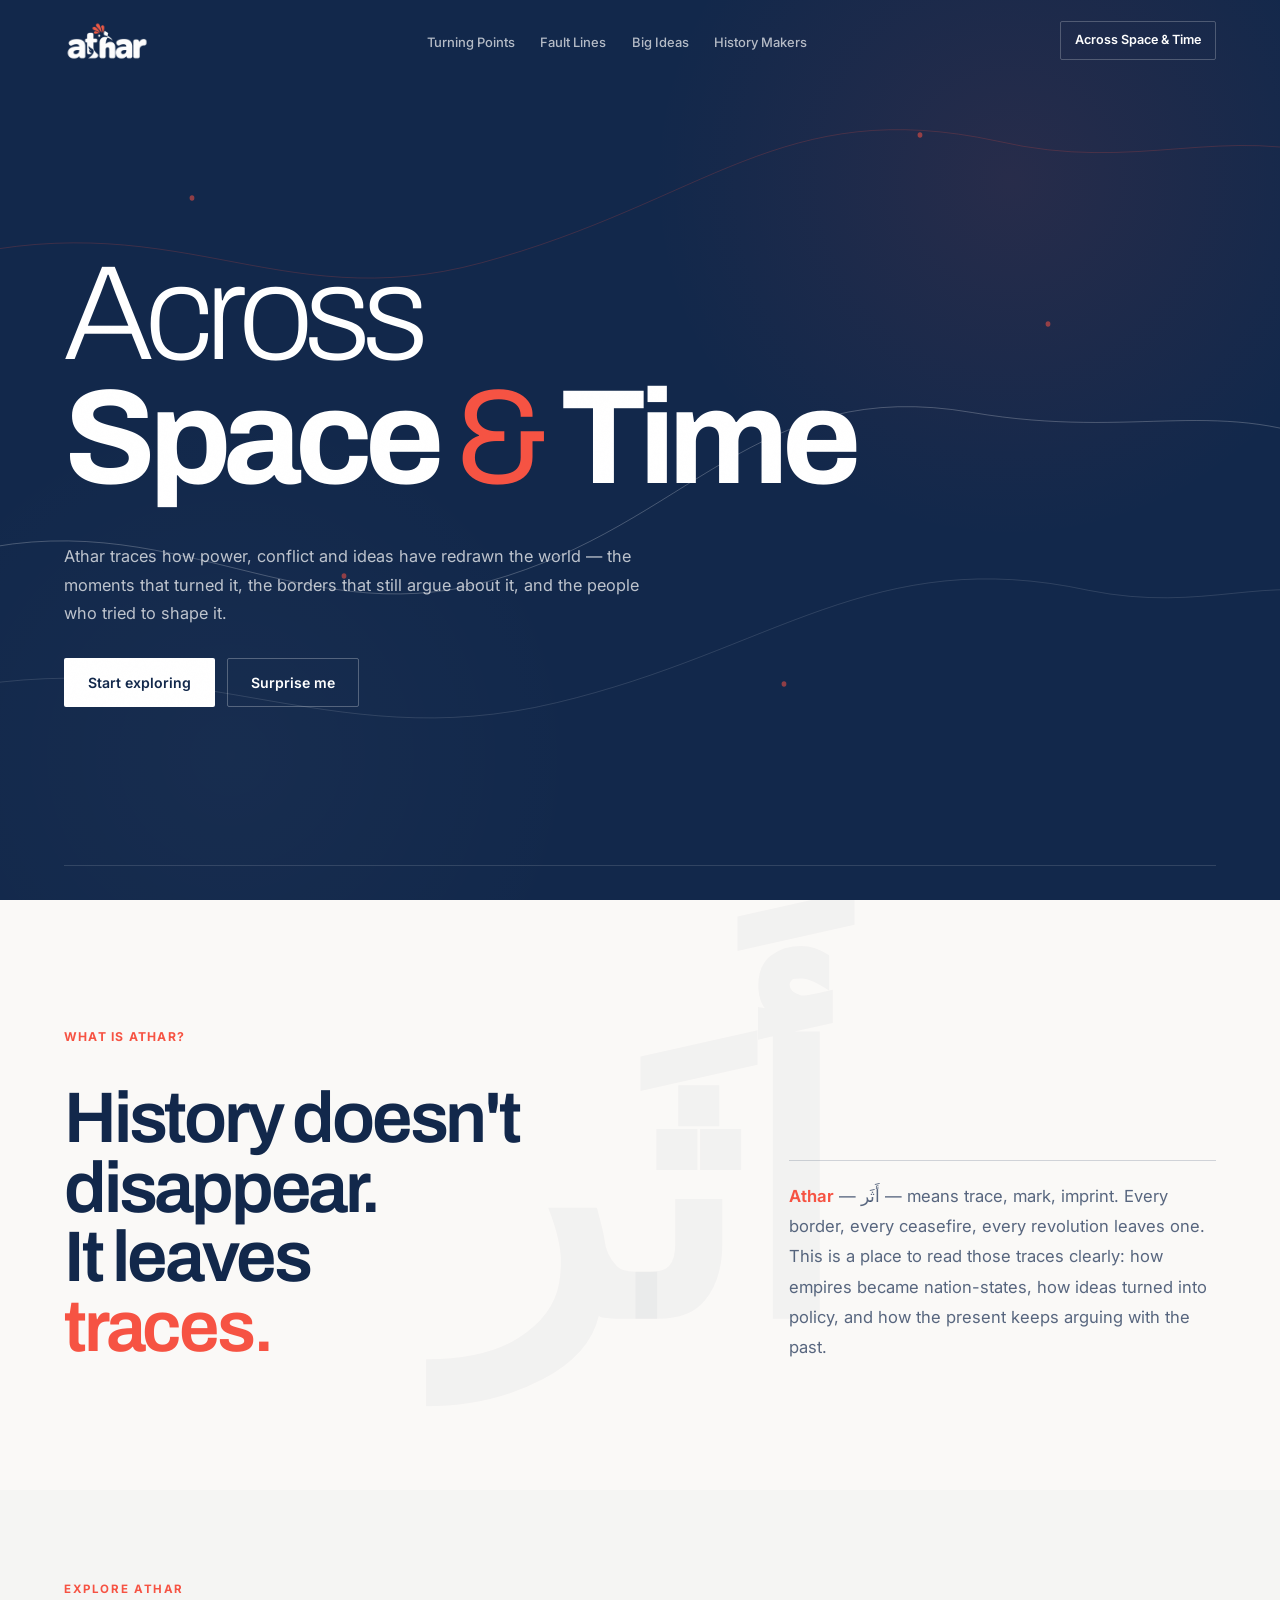
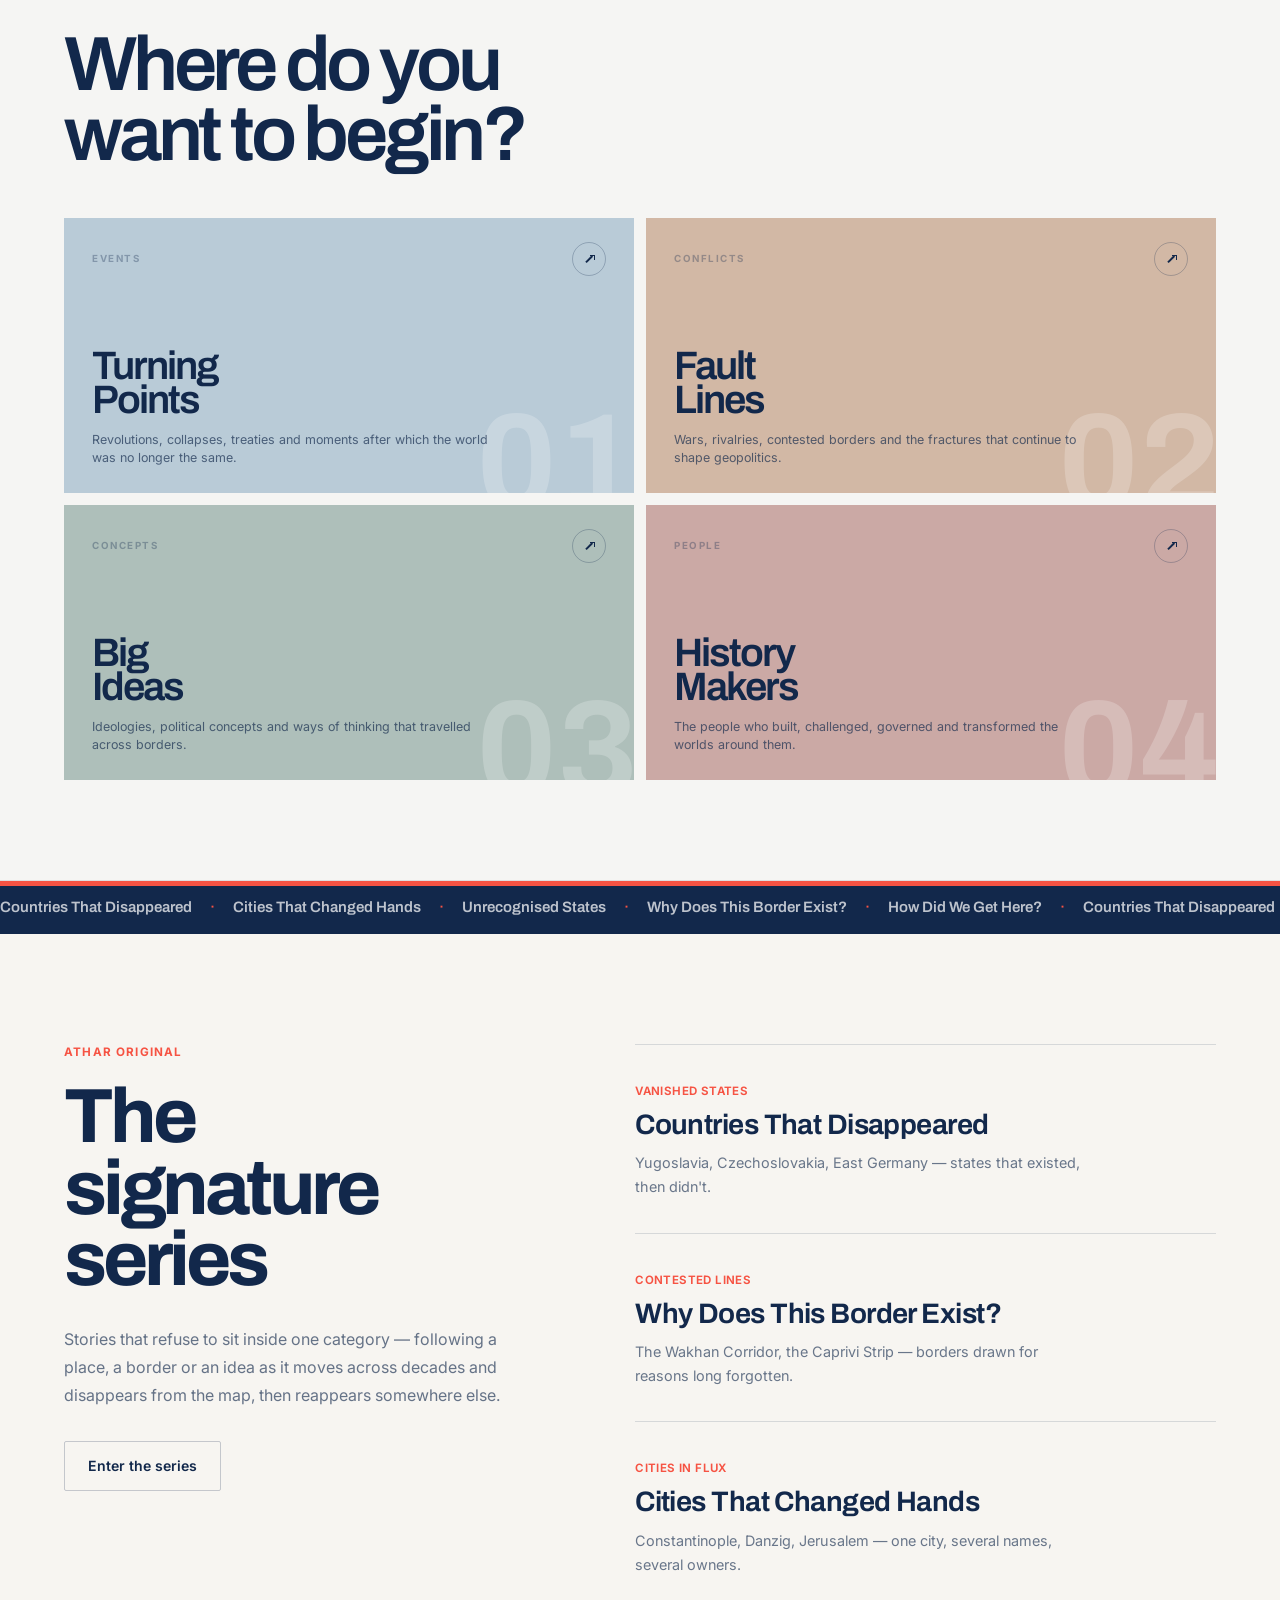
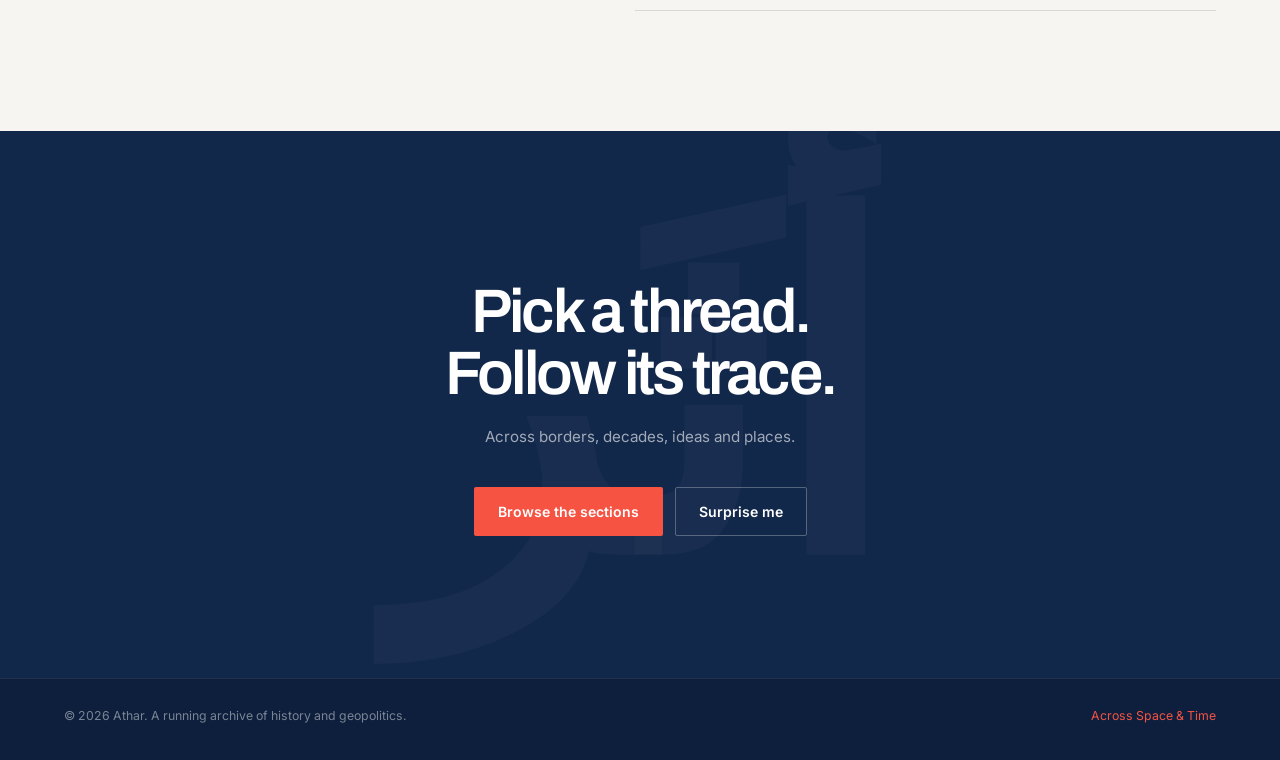
<file: index.html>
<!DOCTYPE html>
<html lang="en">
<head>
  <meta charset="UTF-8">
  <meta name="viewport" content="width=device-width, initial-scale=1.0">
 
  <title>Athar — Across Space &amp; Time</title>

  <meta
    name="description"
    content="Athar is a modern archive of history and geopolitics — moments, conflicts, ideas, borders and the people who shaped them, across space and time."
  >

  <link rel="preconnect" href="https://fonts.googleapis.com">
  <link rel="preconnect" href="https://fonts.gstatic.com" crossorigin>

  <link
    href="https://fonts.googleapis.com/css2?family=Archivo:wght@100..900&family=Inter:wght@400;500;600&display=swap"
    rel="stylesheet"
  >

  <link rel="stylesheet" href="style.css">
</head>

<body>

  <div class="grain" aria-hidden="true"></div>


  <!-- ============================================================
       HEADER
       ============================================================ -->

  <header class="site-header" id="siteHeader">

    <div class="header-row">

 <a href="index.html" class="wordmark" aria-label="Athar — Home">
  <img
    src="images/atharlogowhite.png"
    alt="Athar"
    class="logo logo-white"
  >

  <img
    src="images/atharlogonavy1.png"
    alt=""
    class="logo logo-navy"
  >
</a>

<nav class="primary-nav" aria-label="Primary navigation">
  <ul>
    <li><a href="moments.html">Turning Points</a></li>
    <li><a href="conflicts.html">Fault Lines</a></li>
    <li><a href="ideas.html">Big Ideas</a></li>
    <li><a href="people.html">History Makers</a></li>
  </ul>
</nav>

      <div class="header-actions">

        <a
          href="across-space-and-time.html"
          class="header-signature-link"
        >
          Across Space &amp; Time
        </a>

        <button
          class="menu-toggle"
          id="menuToggle"
          aria-expanded="false"
          aria-controls="mobileNav"
          aria-label="Open menu"
          type="button"
        >
          <span></span>
          <span></span>
          <span></span>
        </button>

      </div>

    </div>

  </header>


  <!-- ============================================================
       MOBILE NAV
       ============================================================ -->

  <div class="mobile-nav" id="mobileNav" aria-hidden="true">

    <nav aria-label="Mobile navigation">

      <ol>

        <li data-index="01">
          <a href="moments.html">Moments in History</a>
        </li>

        <li data-index="02">
          <a href="conflicts.html">Conflicts Explained</a>
        </li>

        <li data-index="03">
          <a href="people.html">People Who Shaped History</a>
        </li>

        <li data-index="04">
          <a href="ideas.html">Ideas &amp; Ideologies</a>
        </li>

        <li data-index="05">
          <a href="countries.html">Countries &amp; Nations</a>
        </li>

        <li data-index="06">
          <a href="borders.html">Borders &amp; Disputes</a>
        </li>

        <li data-index="07">
          <a href="through-the-years.html">Through the Years</a>
        </li>

        <li data-index="08">
          <a href="mapping.html">Mapping History</a>
        </li>

        <li data-index="09" class="mobile-nav-signature">
          <a href="across-space-and-time.html">
            Across Space &amp; Time
          </a>
        </li>

      </ol>

    </nav>

  </div>


  <main id="top">


    <!-- ============================================================
         HERO
         ============================================================ -->

    <section class="hero" id="hero">

      <div class="hero-field" id="heroField" aria-hidden="true">

        <svg
          class="contour contour-a"
          viewBox="0 0 1600 1000"
          preserveAspectRatio="none"
        >
          <path
            d="M-50,620
               C220,540 380,700 620,640
               C860,580 940,420 1200,460
               C1400,490 1500,440 1650,500"
          />
        </svg>

        <svg
          class="contour contour-b"
          viewBox="0 0 1600 1000"
          preserveAspectRatio="none"
        >
          <path
            d="M-50,760
               C260,700 420,830 700,770
               C960,715 1080,600 1340,650
               C1480,675 1560,630 1650,660"
          />
        </svg>

        <svg
          class="contour contour-c"
          viewBox="0 0 1600 1000"
          preserveAspectRatio="none"
        >
          <path
            d="M-50,300
               C240,230 360,360 610,300
               C880,235 970,120 1230,170
               C1400,205 1500,150 1650,190"
          />
        </svg>

        <svg
          class="pin-field"
          viewBox="0 0 1600 1000"
          preserveAspectRatio="none"
        >
          <circle cx="240" cy="220" r="3"></circle>
          <circle cx="1310" cy="360" r="3"></circle>
          <circle cx="980" cy="760" r="3"></circle>
          <circle cx="430" cy="640" r="3"></circle>
          <circle cx="1150" cy="150" r="3"></circle>
        </svg>

      </div>


      <div class="hero-content">

        <h1 class="hero-title">

          <span class="hero-title-line">
            Across
          </span>

          <span class="hero-title-line">
            Space <em>&amp;</em> Time
          </span>

        </h1>


        <div class="hero-lower">

          <p class="hero-desc">
            Athar traces how power, conflict and ideas have redrawn
            the world — the moments that turned it, the borders that
            still argue about it, and the people who tried to shape it.
          </p>

          <div class="hero-actions">

            <a
              href="#explore"
              class="btn btn-primary"
              data-scroll
            >
              Start exploring
            </a>

            <button
              class="btn btn-ghost"
              id="surpriseBtn"
              type="button"
            >
              Surprise me
            </button>

          </div>

        </div>

      </div>

    </section>



    <!-- ============================================================
         ABOUT
         ============================================================ -->

    <section class="intro" id="about">

      <div class="intro-decoration" aria-hidden="true">
        أَثَر
      </div>

      <div class="intro-shell">

        <div class="intro-inner reveal">

          <p class="intro-kicker">
            What is Athar?
          </p>

          <h2 class="intro-statement">
            History doesn't disappear.<br>
            It leaves <em>traces.</em>
          </h2>

          <p class="intro-body">
            <em>Athar</em> — أَثَر — means trace, mark, imprint.
            Every border, every ceasefire, every revolution leaves one.
            This is a place to read those traces clearly: how empires
            became nation-states, how ideas turned into policy, and how
            the present keeps arguing with the past.
          </p>

        </div>

      </div>

    </section>


<section class="explore" id="explore">

  <div class="explore-head reveal">
    <span class="section-label">Explore Athar</span>

    <h2>
      Where do you<br>
      want to begin?
    </h2>

  </div>

  <div class="explore-grid">

    <a href="turning-points.html" class="explore-panel turning">
      <div class="explore-panel-top">
        <span class="explore-type">Events</span>
        <span class="explore-arrow">↗</span>
      </div>

      <div class="explore-panel-content">
        <h3>Turning<br>Points</h3>
        <p>
          Revolutions, collapses, treaties and moments
          after which the world was no longer the same.
        </p>
      </div>

      <span class="explore-ghost">01</span>
    </a>


    <a href="conflicts.html" class="explore-panel fault">
      <div class="explore-panel-top">
        <span class="explore-type">Conflicts</span>
        <span class="explore-arrow">↗</span>
      </div>

      <div class="explore-panel-content">
        <h3>Fault<br>Lines</h3>
        <p>
          Wars, rivalries, contested borders and the
          fractures that continue to shape geopolitics.
        </p>
      </div>

      <span class="explore-ghost">02</span>
    </a>


    <a href="ideas.html" class="explore-panel ideas">
      <div class="explore-panel-top">
        <span class="explore-type">Concepts</span>
        <span class="explore-arrow">↗</span>
      </div>

      <div class="explore-panel-content">
        <h3>Big<br>Ideas</h3>
        <p>
          Ideologies, political concepts and ways of
          thinking that travelled across borders.
        </p>
      </div>

      <span class="explore-ghost">03</span>
    </a>


    <a href="people.html" class="explore-panel makers">
      <div class="explore-panel-top">
        <span class="explore-type">People</span>
        <span class="explore-arrow">↗</span>
      </div>

      <div class="explore-panel-content">
        <h3>History<br>Makers</h3>
        <p>
          The people who built, challenged, governed
          and transformed the worlds around them.
        </p>
      </div>

      <span class="explore-ghost">04</span>
    </a>

  </div>

</section>



    
    <!-- ============================================================
         SIGNATURE SERIES
         ============================================================ -->

    <section class="signature" id="signature">


      <div class="signature-marquee" aria-hidden="true">

        <div class="marquee-track">

          <span>Countries That Disappeared</span>
          <i>·</i>

          <span>Cities That Changed Hands</span>
          <i>·</i>

          <span>Unrecognised States</span>
          <i>·</i>

          <span>Why Does This Border Exist?</span>
          <i>·</i>

          <span>How Did We Get Here?</span>
          <i>·</i>

          <span>Countries That Disappeared</span>
          <i>·</i>

          <span>Cities That Changed Hands</span>
          <i>·</i>

          <span>Unrecognised States</span>
          <i>·</i>

          <span>Why Does This Border Exist?</span>
          <i>·</i>

          <span>How Did We Get Here?</span>
          <i>·</i>

        </div>

      </div>


      <div class="signature-body">


        <div class="signature-head reveal">

          <span class="signature-label">
            Athar original
          </span>

          <h2>
            The signature series
          </h2>

          <p class="signature-lede">
            Stories that refuse to sit inside one category —
            following a place, a border or an idea as it moves
            across decades and disappears from the map, then
            reappears somewhere else.
          </p>

          <a
            href="across-space-and-time.html"
            class="btn btn-dark-outline"
          >
            Enter the series
          </a>

        </div>


        <div class="signature-features">


          <a
            href="across-space-and-time.html"
            class="feature-story reveal"
          >

            <span class="feature-tag">
              Vanished states
            </span>

            <h3>
              Countries That Disappeared
            </h3>

            <p>
              Yugoslavia, Czechoslovakia, East Germany —
              states that existed, then didn't.
            </p>

          </a>


          <a
            href="across-space-and-time.html"
            class="feature-story reveal"
          >

            <span class="feature-tag">
              Contested lines
            </span>

            <h3>
              Why Does This Border Exist?
            </h3>

            <p>
              The Wakhan Corridor, the Caprivi Strip —
              borders drawn for reasons long forgotten.
            </p>

          </a>


          <a
            href="across-space-and-time.html"
            class="feature-story reveal"
          >

            <span class="feature-tag">
              Cities in flux
            </span>

            <h3>
              Cities That Changed Hands
            </h3>

            <p>
              Constantinople, Danzig, Jerusalem —
              one city, several names, several owners.
            </p>

          </a>


        </div>

      </div>

    </section>



    <!-- ============================================================
         CLOSING
         ============================================================ -->

    <section class="closing reveal">

      <span class="closing-mark" aria-hidden="true">
        أَثَر
      </span>

      <h2>
        Pick a thread.<br>
        Follow its trace.
      </h2>

      <p class="closing-text">
        Across borders, decades, ideas and places.
      </p>

      <div class="closing-actions">

        <a
          href="#explore"
          class="btn btn-brand"
          data-scroll
        >
          Browse the sections
        </a>

        <button
          class="btn btn-light-outline"
          id="surpriseBtn2"
          type="button"
        >
          Surprise me
        </button>

      </div>

    </section>


  </main>



  <!-- ============================================================
       FOOTER
       ============================================================ -->

  <footer class="site-footer">

    <div class="footer-bottom">

      <p>
        © 2026 Athar. A running archive of history and geopolitics.
      </p>

      <span>
        Across Space &amp; Time
      </span>

    </div>

  </footer>


  <script src="script.js"></script>

</body>
</html>
</file>
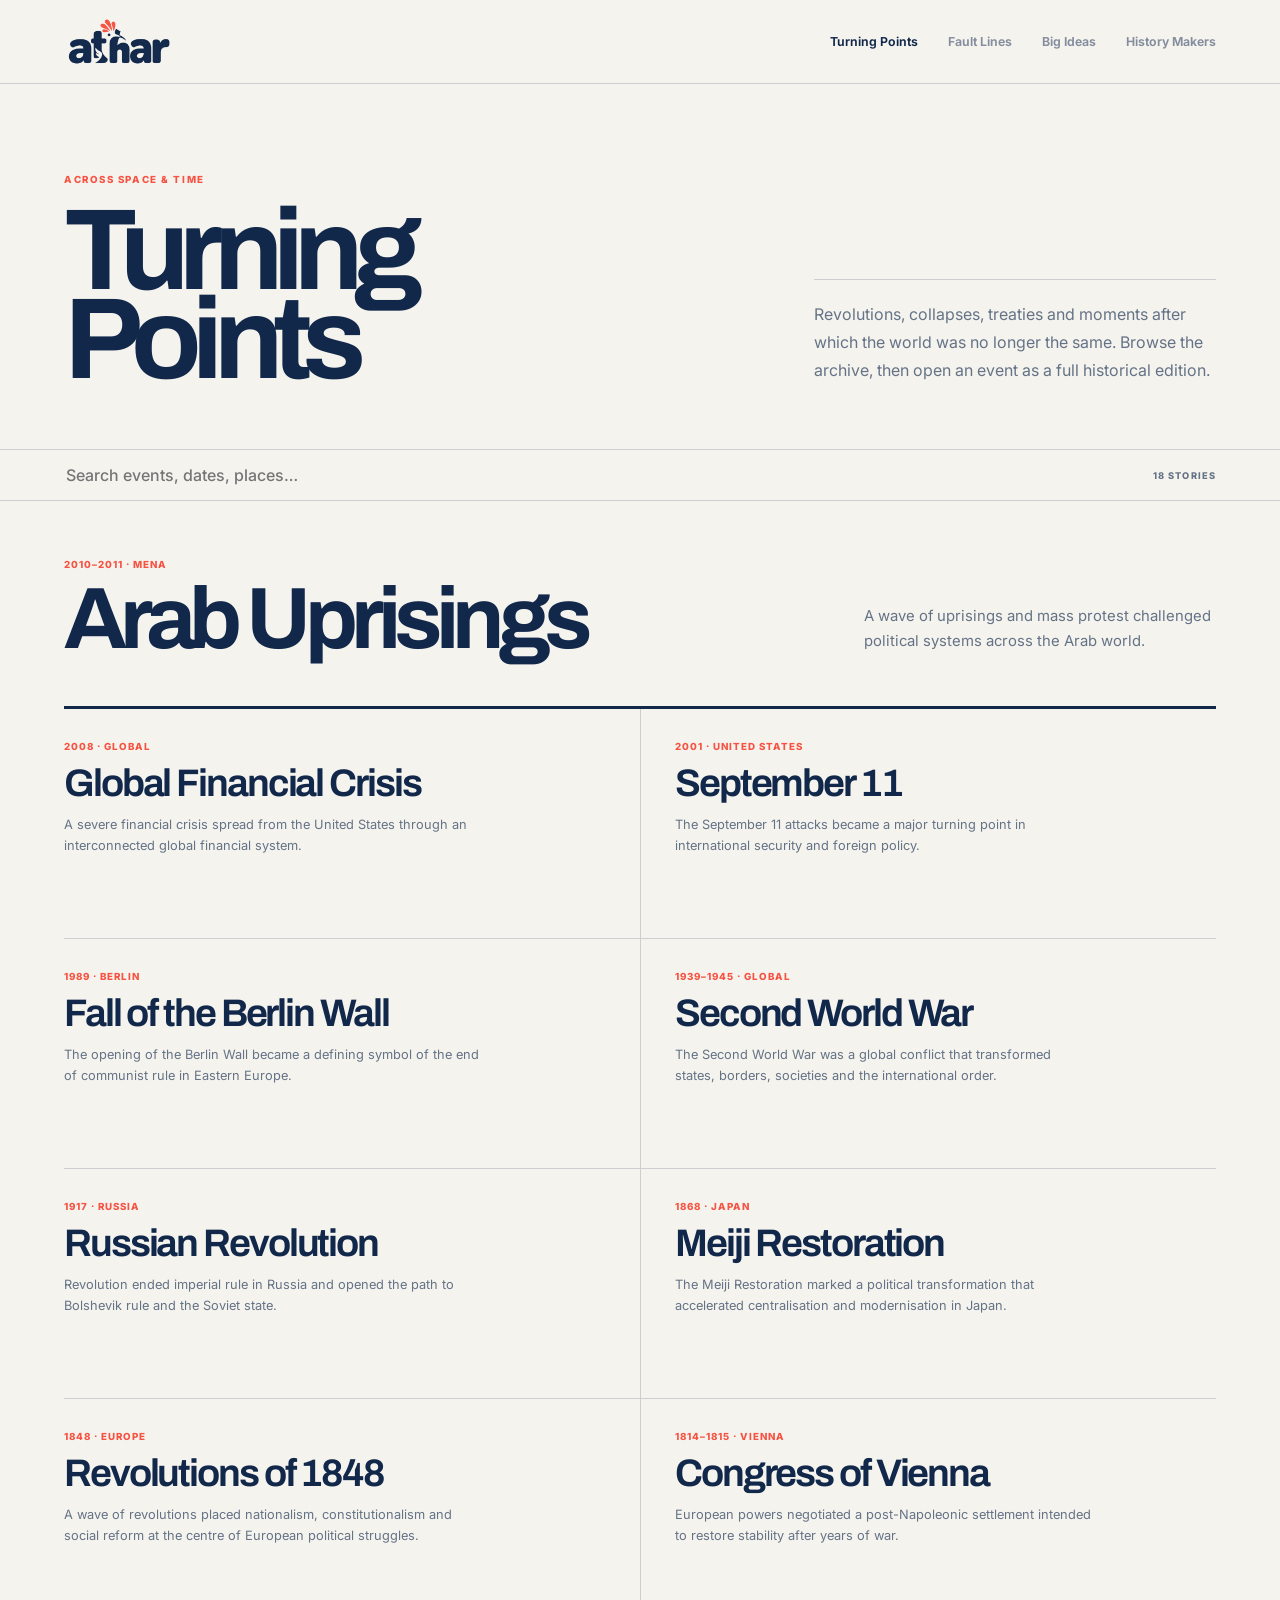
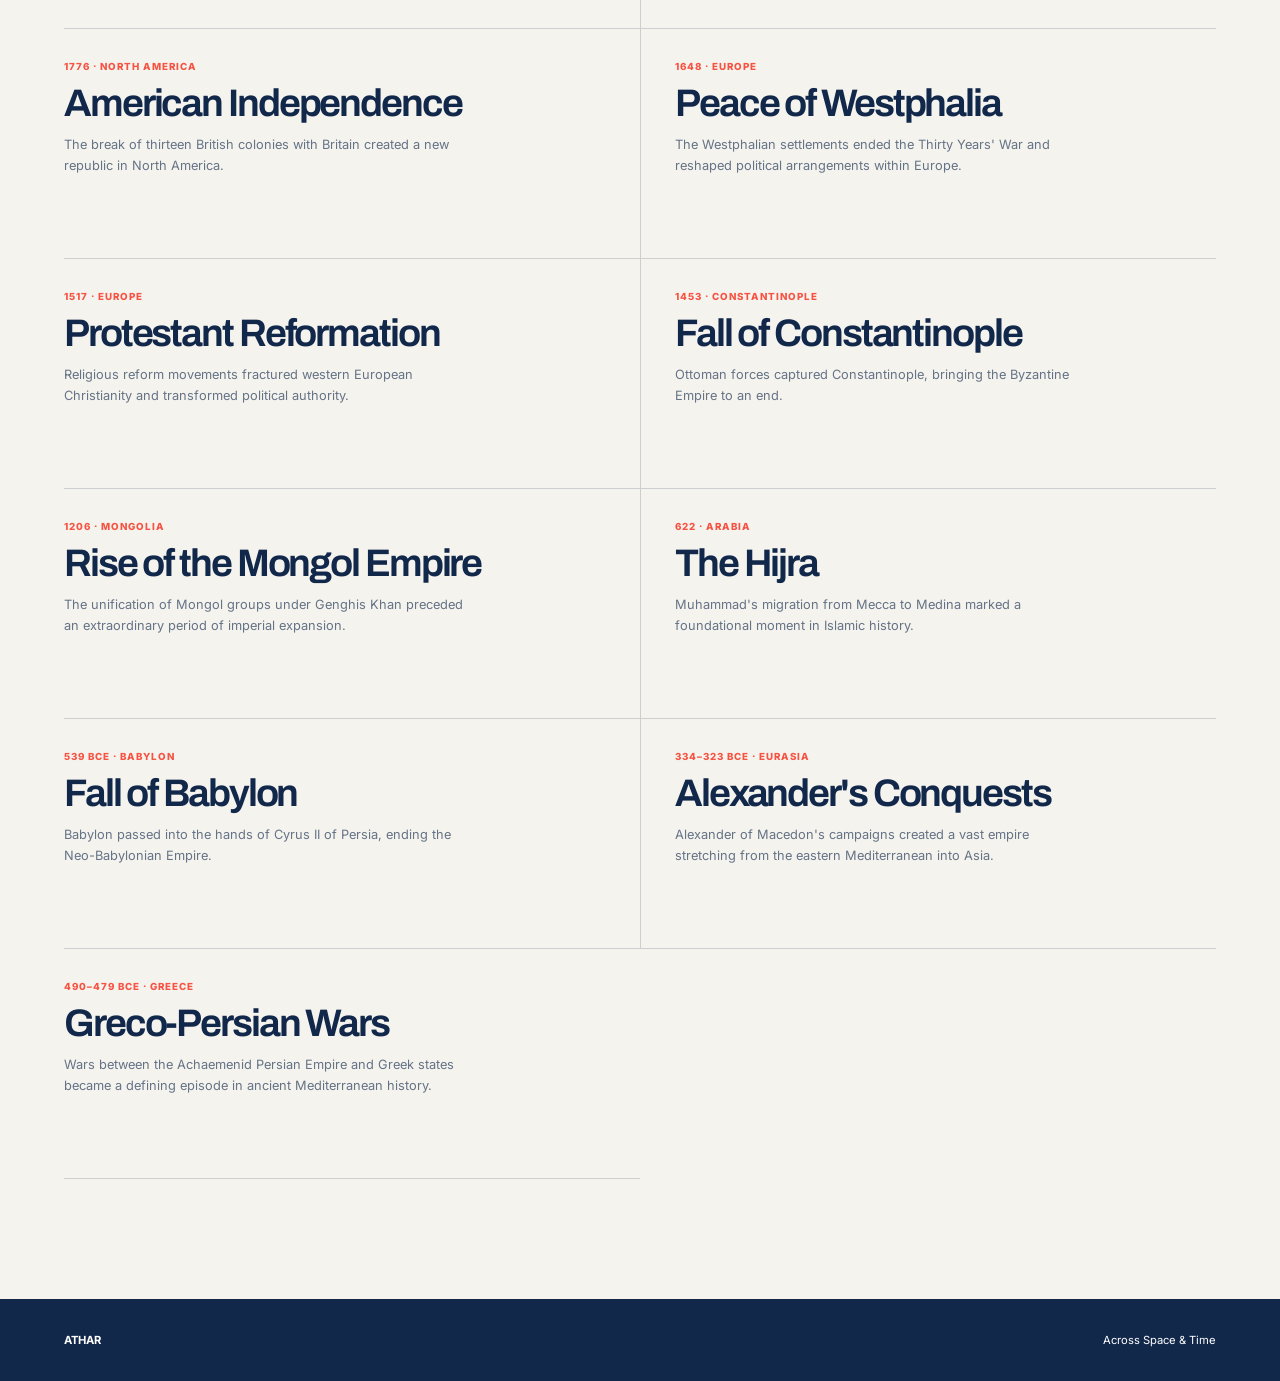
<file: turning-points.html>
<!doctype html><html lang="en"><head><meta charset="utf-8"><meta name="viewport" content="width=device-width,initial-scale=1"><title>Turning Points — ATHAR</title>
<link rel="preconnect" href="https://fonts.googleapis.com"><link rel="preconnect" href="https://fonts.gstatic.com" crossorigin><link href="https://fonts.googleapis.com/css2?family=Archivo:wght@400;500;600;700;800&family=Inter:wght@400;500;600;700&display=swap" rel="stylesheet"><style>
:root{--navy:#12284b;--red:#f65343;--paper:#f5f3ee;--ink:#12284b;--muted:#657386;--line:rgba(18,40,75,.18);--edge:clamp(22px,5vw,76px);--max:1380px;--display:"Archivo",sans-serif;--text:"Inter",sans-serif}
*{box-sizing:border-box}body{margin:0;background:var(--paper);color:var(--ink);font-family:var(--text)}a{color:inherit;text-decoration:none}.site-header{height:84px;padding:0 var(--edge);display:flex;align-items:center;justify-content:space-between;border-bottom:1px solid var(--line)}.logo img{width:110px;display:block}.main-nav{display:flex;gap:30px}.main-nav a{font-size:.77rem;font-weight:650;color:rgba(18,40,75,.5)}.main-nav a.active,.main-nav a:hover{color:var(--navy)}
.hero{max-width:var(--max);margin:auto;padding:90px var(--edge) 65px;display:grid;grid-template-columns:1.25fr .75fr;gap:80px;align-items:end}.eyebrow{font-size:.61rem;font-weight:800;letter-spacing:.16em;text-transform:uppercase;color:var(--red);margin-bottom:22px}.hero h1{font:700 clamp(5rem,9vw,9rem)/.77 var(--display);letter-spacing:-.085em;margin:0}.hero p{margin:0;padding-top:20px;border-top:1px solid var(--line);color:var(--muted);line-height:1.75;max-width:500px}
.tools{border-top:1px solid var(--line);border-bottom:1px solid var(--line)}.tools-inner{max-width:var(--max);margin:auto;padding:14px var(--edge);display:grid;grid-template-columns:1fr auto;gap:20px;align-items:center}.tools input{width:100%;border:0;background:transparent;outline:0;font:500 1rem var(--text);color:var(--navy)}.count{font-size:.58rem;font-weight:800;letter-spacing:.12em;text-transform:uppercase;color:var(--muted)}
.archive{max-width:var(--max);margin:auto;padding:58px var(--edge) 120px}.lead-story{display:grid;grid-template-columns:1.35fr .65fr;gap:70px;padding:0 0 52px;border-bottom:3px solid var(--navy);cursor:pointer}.lead-story .meta,.item .meta{font-size:.61rem;font-weight:800;letter-spacing:.1em;text-transform:uppercase;color:var(--red)}.lead-story h2{font:700 clamp(4.5rem,6.8vw,7.3rem)/.78 var(--display);letter-spacing:-.075em;margin:16px 0 0}.lead-story p{align-self:end;margin:0;color:var(--muted);line-height:1.7;font-size:.93rem}.lead-story:hover h2,.item:hover h2{text-decoration:underline;text-decoration-color:var(--red);text-decoration-thickness:2px;text-underline-offset:7px}
.list{display:grid;grid-template-columns:repeat(2,1fr)}.item{min-height:230px;padding:32px 34px 35px 0;border-bottom:1px solid var(--line);cursor:pointer}.item:nth-child(even){padding-left:34px;padding-right:0;border-left:1px solid var(--line)}.item h2{font:650 clamp(2.1rem,3vw,3.5rem)/.9 var(--display);letter-spacing:-.055em;margin:14px 0 13px}.item p{margin:0;max-width:52ch;color:var(--muted);font-size:.8rem;line-height:1.65}.hidden{display:none!important}
footer{padding:34px var(--edge);background:var(--navy);color:white;display:flex;justify-content:space-between;font-size:.7rem}
@media(max-width:760px){.main-nav{display:none}.hero{grid-template-columns:1fr;gap:35px;padding-top:60px}.hero h1{font-size:clamp(4rem,17vw,6rem)}.lead-story{grid-template-columns:1fr;gap:25px}.list{display:block}.item,.item:nth-child(even){padding:30px 0;border-left:0}.lead-story h2{font-size:clamp(3.5rem,15vw,5rem)}}
</style></head><body>
<header class="site-header"><a class="logo" href="index.html"><img src="images/atharlogonavy1.png" alt="ATHAR"></a><nav class="main-nav"><a class="active" href="turning-points.html">Turning Points</a><a href="conflicts.html">Fault Lines</a><a href="ideas.html">Big Ideas</a><a href="people.html">History Makers</a></nav></header>
<section class="hero"><div><div class="eyebrow">Across Space & Time</div><h1>Turning<br>Points</h1></div><p>Revolutions, collapses, treaties and moments after which the world was no longer the same. Browse the archive, then open an event as a full historical edition.</p></section>
<div class="tools"><div class="tools-inner"><input id="search" placeholder="Search events, dates, places…" autocomplete="off"><div class="count" id="count">18 stories</div></div></div>
<main class="archive"><div id="stories"><a class="lead-story" href="turning-points/arab-uprisings.html" data-search="arab uprisings 2010–2011 mena a wave of uprisings and mass protest challenged political systems across the arab world.">
<div><div class="meta">2010–2011 · MENA</div><h2>Arab Uprisings</h2></div>
<p>A wave of uprisings and mass protest challenged political systems across the Arab world.</p></a><div class="list"><a class="item" href="turning-points/financial-crisis.html" data-search="global financial crisis 2008 global a severe financial crisis spread from the united states through an interconnected global financial system.">
<div><div class="meta">2008 · Global</div><h2>Global Financial Crisis</h2></div>
<p>A severe financial crisis spread from the United States through an interconnected global financial system.</p></a><a class="item" href="turning-points/september11.html" data-search="september 11 2001 united states the september 11 attacks became a major turning point in international security and foreign policy.">
<div><div class="meta">2001 · United States</div><h2>September 11</h2></div>
<p>The September 11 attacks became a major turning point in international security and foreign policy.</p></a><a class="item" href="turning-points/berlin-wall.html" data-search="fall of the berlin wall 1989 berlin the opening of the berlin wall became a defining symbol of the end of communist rule in eastern europe.">
<div><div class="meta">1989 · Berlin</div><h2>Fall of the Berlin Wall</h2></div>
<p>The opening of the Berlin Wall became a defining symbol of the end of communist rule in Eastern Europe.</p></a><a class="item" href="turning-points/wwii.html" data-search="second world war 1939–1945 global the second world war was a global conflict that transformed states, borders, societies and the international order.">
<div><div class="meta">1939–1945 · Global</div><h2>Second World War</h2></div>
<p>The Second World War was a global conflict that transformed states, borders, societies and the international order.</p></a><a class="item" href="turning-points/russian-revolution.html" data-search="russian revolution 1917 russia revolution ended imperial rule in russia and opened the path to bolshevik rule and the soviet state.">
<div><div class="meta">1917 · Russia</div><h2>Russian Revolution</h2></div>
<p>Revolution ended imperial rule in Russia and opened the path to Bolshevik rule and the Soviet state.</p></a><a class="item" href="turning-points/meiji.html" data-search="meiji restoration 1868 japan the meiji restoration marked a political transformation that accelerated centralisation and modernisation in japan.">
<div><div class="meta">1868 · Japan</div><h2>Meiji Restoration</h2></div>
<p>The Meiji Restoration marked a political transformation that accelerated centralisation and modernisation in Japan.</p></a><a class="item" href="turning-points/revolutions-1848.html" data-search="revolutions of 1848 1848 europe a wave of revolutions placed nationalism, constitutionalism and social reform at the centre of european political struggles.">
<div><div class="meta">1848 · Europe</div><h2>Revolutions of 1848</h2></div>
<p>A wave of revolutions placed nationalism, constitutionalism and social reform at the centre of European political struggles.</p></a><a class="item" href="turning-points/vienna.html" data-search="congress of vienna 1814–1815 vienna european powers negotiated a post-napoleonic settlement intended to restore stability after years of war.">
<div><div class="meta">1814–1815 · Vienna</div><h2>Congress of Vienna</h2></div>
<p>European powers negotiated a post-Napoleonic settlement intended to restore stability after years of war.</p></a><a class="item" href="turning-points/american-independence.html" data-search="american independence 1776 north america the break of thirteen british colonies with britain created a new republic in north america.">
<div><div class="meta">1776 · North America</div><h2>American Independence</h2></div>
<p>The break of thirteen British colonies with Britain created a new republic in North America.</p></a><a class="item" href="turning-points/westphalia.html" data-search="peace of westphalia 1648 europe the westphalian settlements ended the thirty years&#x27; war and reshaped political arrangements within europe.">
<div><div class="meta">1648 · Europe</div><h2>Peace of Westphalia</h2></div>
<p>The Westphalian settlements ended the Thirty Years&#x27; War and reshaped political arrangements within Europe.</p></a><a class="item" href="turning-points/reformation.html" data-search="protestant reformation 1517 europe religious reform movements fractured western european christianity and transformed political authority.">
<div><div class="meta">1517 · Europe</div><h2>Protestant Reformation</h2></div>
<p>Religious reform movements fractured western European Christianity and transformed political authority.</p></a><a class="item" href="turning-points/constantinople.html" data-search="fall of constantinople 1453 constantinople ottoman forces captured constantinople, bringing the byzantine empire to an end.">
<div><div class="meta">1453 · Constantinople</div><h2>Fall of Constantinople</h2></div>
<p>Ottoman forces captured Constantinople, bringing the Byzantine Empire to an end.</p></a><a class="item" href="turning-points/mongol.html" data-search="rise of the mongol empire 1206 mongolia the unification of mongol groups under genghis khan preceded an extraordinary period of imperial expansion.">
<div><div class="meta">1206 · Mongolia</div><h2>Rise of the Mongol Empire</h2></div>
<p>The unification of Mongol groups under Genghis Khan preceded an extraordinary period of imperial expansion.</p></a><a class="item" href="turning-points/hijra.html" data-search="the hijra 622 arabia muhammad&#x27;s migration from mecca to medina marked a foundational moment in islamic history.">
<div><div class="meta">622 · Arabia</div><h2>The Hijra</h2></div>
<p>Muhammad&#x27;s migration from Mecca to Medina marked a foundational moment in Islamic history.</p></a><a class="item" href="turning-points/babylon.html" data-search="fall of babylon 539 bce babylon babylon passed into the hands of cyrus ii of persia, ending the neo-babylonian empire.">
<div><div class="meta">539 BCE · Babylon</div><h2>Fall of Babylon</h2></div>
<p>Babylon passed into the hands of Cyrus II of Persia, ending the Neo-Babylonian Empire.</p></a><a class="item" href="turning-points/alexander.html" data-search="alexander&#x27;s conquests 334–323 bce eurasia alexander of macedon&#x27;s campaigns created a vast empire stretching from the eastern mediterranean into asia.">
<div><div class="meta">334–323 BCE · Eurasia</div><h2>Alexander&#x27;s Conquests</h2></div>
<p>Alexander of Macedon&#x27;s campaigns created a vast empire stretching from the eastern Mediterranean into Asia.</p></a><a class="item" href="turning-points/greco-persian.html" data-search="greco-persian wars 490–479 bce greece wars between the achaemenid persian empire and greek states became a defining episode in ancient mediterranean history.">
<div><div class="meta">490–479 BCE · Greece</div><h2>Greco-Persian Wars</h2></div>
<p>Wars between the Achaemenid Persian Empire and Greek states became a defining episode in ancient Mediterranean history.</p></a></div></div></main>
<footer><strong>ATHAR</strong><span>Across Space & Time</span></footer>
<script>
const q=document.querySelector('#search'), all=[...document.querySelectorAll('[data-search]')], count=document.querySelector('#count');
q.addEventListener('input',()=>{let s=q.value.trim().toLowerCase(),n=0;all.forEach(x=>{let show=!s||x.dataset.search.includes(s);x.classList.toggle('hidden',!show);if(show)n++});count.textContent=n+' '+(n===1?'story':'stories')})
</script></body></html>
</file>
<file: style.css>
/* ==========================================================================
   ATHAR — ACROSS SPACE & TIME
   Navy / Coral identity
   ========================================================================== */


:root{

  /* Logo palette */
  --navy: #12284b;
  --navy-deep: #0d1f3c;
  --navy-mid: #1b365f;
  --navy-soft: #405778;

  --coral: #f65343;
  --coral-dark: #df493b;
  --coral-soft: #ff786b;
  --coral-pale: #f9d7d3;

  /* Light palette */
  --blue-pale: #dce5ef;
  --blue-mist: #edf2f7;

  --paper: #f5f7fa;
  --paper-warm: #faf9f7;
  --white: #ffffff;

  /* Semantic */
  --deep: var(--navy);
  --deep-2: var(--navy-mid);
  --ink: var(--navy);

  --brand: var(--coral);
  --brand-mid: #d65f57;
  --brand-soft: var(--coral-soft);

  --sage: var(--blue-pale);
  --sage-light: #e9eef4;
  --mist: var(--blue-mist);

  --line-dark: rgba(255,255,255,.16);
  --line-light: rgba(18,40,75,.13);

  /* Typography */
  --display: "Archivo", "Helvetica Neue", Arial, sans-serif;
  --text: "Inter", "Helvetica Neue", Arial, sans-serif;

  /* Layout */
  --edge: clamp(22px, 5vw, 72px);
  --max: 1380px;
  --header-h: 82px;

  --ease: cubic-bezier(.22,.61,.36,1);
}



/* ==========================================================================
   REDUCED MOTION
   ========================================================================== */

@media (prefers-reduced-motion: reduce){

  *{
    animation-duration: .001ms !important;
    animation-iteration-count: 1 !important;
    transition-duration: .001ms !important;
    scroll-behavior: auto !important;
  }

}



/* ==========================================================================
   RESET
   ========================================================================== */

*,
*::before,
*::after{
  box-sizing: border-box;
}

html{
  scroll-behavior: smooth;
  background: var(--paper);
}

body{
  margin: 0;
  overflow-x: hidden;

  background: var(--paper);
  color: var(--ink);

  font-family: var(--text);
  font-size: 16px;
  line-height: 1.5;

  -webkit-font-smoothing: antialiased;
}

img{
  display: block;
  max-width: 100%;
}

svg{
  display: block;
}

a{
  color: inherit;
  text-decoration: none;
}

ul,
ol{
  margin: 0;
  padding: 0;
  list-style: none;
}

h1,
h2,
h3,
h4,
p{
  margin: 0;
}

button{
  margin: 0;
  padding: 0;

  border: 0;
  background: none;

  color: inherit;
  font: inherit;

  cursor: pointer;
}

::selection{
  background: var(--coral);
  color: var(--white);
}

:focus-visible{
  outline: 2px solid var(--coral);
  outline-offset: 4px;
}



/* ==========================================================================
   GRAIN
   ========================================================================== */

.grain{
  position: fixed;
  inset: 0;
  z-index: 999;

  pointer-events: none;

  opacity: .018;
  mix-blend-mode: multiply;

  background-image:
    url("data:image/svg+xml,%3Csvg xmlns='http://www.w3.org/2000/svg' width='120' height='120'%3E%3Cfilter id='n'%3E%3CfeTurbulence type='fractalNoise' baseFrequency='.86' numOctaves='2' stitchTiles='stitchTiles'/%3E%3C/filter%3E%3Crect width='100%25' height='100%25' filter='url(%23n)' opacity='.9'/%3E%3C/svg%3E");
}



/* ==========================================================================
   BUTTONS
   ========================================================================== */

.btn{
  display: inline-flex;
  align-items: center;
  justify-content: center;

  min-height: 48px;

  padding: 13px 23px;

  border: 1px solid transparent;
  border-radius: 2px;

  font-size: .88rem;
  font-weight: 600;

  transition:
    background-color .28s var(--ease),
    border-color .28s var(--ease),
    color .28s var(--ease),
    transform .28s var(--ease);
}

.btn:hover{
  transform: translateY(-2px);
}


/* Hero main button */

.btn-primary{
  background: var(--white);
  color: var(--navy);
}

.btn-primary:hover{
  background: var(--coral);
  color: var(--white);
}


/* Hero secondary */

.btn-ghost{
  color: var(--white);
  border-color: rgba(255,255,255,.27);
}

.btn-ghost:hover{
  border-color: var(--coral);
  background: rgba(246,83,67,.10);
}


/* Dark outline */

.btn-dark-outline{
  margin-top: 32px;

  color: var(--navy);
  border-color: rgba(18,40,75,.28);
}

.btn-dark-outline:hover{
  background: var(--navy);
  color: var(--white);
  border-color: var(--navy);
}


/* Brand */

.btn-brand{
  background: var(--coral);
  color: var(--white);
}

.btn-brand:hover{
  background: var(--navy);
}


/* Light outline */

.btn-light-outline{
  color: var(--navy);
  border-color: rgba(18,40,75,.23);
}

.btn-light-outline:hover{
  border-color: var(--coral);
  color: var(--coral);
}



/* ==========================================================================
   HEADER
   ========================================================================== */

.site-header{
  position: fixed;
  inset: 0 0 auto;
  z-index: 500;

  height: var(--header-h);

  display: flex;
  align-items: center;

  color: var(--white);

  background: transparent;
  border-bottom: 1px solid transparent;

  transition:
    height .35s var(--ease),
    background-color .35s var(--ease),
    color .35s var(--ease),
    border-color .35s var(--ease),
    box-shadow .35s var(--ease);
}


.site-header.is-scrolled{
  height: 68px;

  color: var(--navy);

  background: rgba(250,251,253,.94);

  border-bottom-color: rgba(18,40,75,.09);

  box-shadow:
    0 8px 30px rgba(18,40,75,.045);

  backdrop-filter: blur(16px);
  -webkit-backdrop-filter: blur(16px);
}


.header-row{
  width: 100%;
  max-width: var(--max);

  margin: 0 auto;
  padding: 0 var(--edge);

  display: flex;
  align-items: center;
  justify-content: space-between;

  gap: 28px;
}



/* Wordmark */

.wordmark{
  display: inline-flex;
  flex: 0 0 auto;

  font-family: var(--display);

  font-size: 1.42rem;
  font-weight: 800;

  letter-spacing: -.045em;
}

.wordmark-accent{
  color: var(--coral);
}

.site-header.is-scrolled .wordmark-accent{
  color: var(--coral);
}



/* Desktop nav */

.primary-nav ul{
  display: flex;
  align-items: center;

  gap: clamp(16px,2vw,28px);
}

.primary-nav a{
  position: relative;

  padding: 8px 0;

  color: rgba(255,255,255,.69);

  font-size: .81rem;
  font-weight: 500;

  white-space: nowrap;

  transition: color .22s var(--ease);
}

.primary-nav a::after{
  content: "";

  position: absolute;

  left: 0;
  right: 100%;
  bottom: 3px;

  height: 1px;

  background: var(--coral);

  transition: right .28s var(--ease);
}

.primary-nav a:hover{
  color: var(--white);
}

.primary-nav a:hover::after{
  right: 0;
}

.site-header.is-scrolled .primary-nav a{
  color: rgba(18,40,75,.64);
}

.site-header.is-scrolled .primary-nav a:hover{
  color: var(--navy);
}



/* Header actions */

.header-actions{
  display: flex;
  align-items: center;

  gap: 18px;
}

.header-signature-link{
  flex: 0 0 auto;

  padding: 9px 14px;

  border: 1px solid rgba(255,255,255,.23);
  border-radius: 2px;

  font-size: .79rem;
  font-weight: 600;

  white-space: nowrap;

  transition:
    background-color .25s var(--ease),
    border-color .25s var(--ease),
    color .25s var(--ease);
}

.header-signature-link:hover{
  background: var(--coral);
  border-color: var(--coral);
}

.site-header.is-scrolled .header-signature-link{
  border-color: rgba(18,40,75,.17);
}

.site-header.is-scrolled .header-signature-link:hover{
  color: var(--white);

  background: var(--coral);
  border-color: var(--coral);
}



/* Hamburger */

.menu-toggle{
  display: none;

  width: 34px;
  height: 34px;

  flex-direction: column;
  justify-content: center;

  gap: 5px;
}

.menu-toggle span{
  display: block;

  width: 100%;
  height: 1px;

  background: currentColor;

  transition:
    transform .3s var(--ease),
    opacity .3s var(--ease);
}

.menu-toggle[aria-expanded="true"] span:nth-child(1){
  transform: translateY(6px) rotate(45deg);
}

.menu-toggle[aria-expanded="true"] span:nth-child(2){
  opacity: 0;
}

.menu-toggle[aria-expanded="true"] span:nth-child(3){
  transform: translateY(-6px) rotate(-45deg);
}



/* ==========================================================================
   MOBILE NAV
   ========================================================================== */

.mobile-nav{
  position: fixed;
  inset: 0;
  z-index: 400;

  display: flex;
  align-items: center;

  padding:
    calc(var(--header-h) + 30px)
    var(--edge)
    40px;

  color: var(--navy);

  background: var(--paper);

  transform: translateY(-100%);

  transition:
    transform .5s var(--ease);
}

.mobile-nav.is-open{
  transform: translateY(0);
}

.mobile-nav ol{
  width: 100%;
  max-width: 620px;

  margin: 0 auto;
}

.mobile-nav li{
  display: flex;
  align-items: baseline;

  gap: 18px;

  padding: 14px 0;

  border-bottom:
    1px solid var(--line-light);
}

.mobile-nav li::before{
  content: attr(data-index);

  min-width: 26px;

  color: var(--coral);

  font-family: var(--display);
  font-size: .72rem;
  font-weight: 700;
}

.mobile-nav a{
  font-family: var(--display);

  font-size:
    clamp(1.25rem,5vw,1.75rem);

  font-weight: 550;
}

.mobile-nav-signature a{
  color: var(--coral);
}



/* ==========================================================================
   HERO
   ========================================================================== */

.hero{
  position: relative;

  /*
     IMPORTANT:
     the landing screen always fills the visible viewport.
  */
  height: 100vh;
  height: 100svh;

  min-height: 100vh;
  min-height: 100svh;

  display: flex;
  align-items: center;

  overflow: hidden;

  padding:
    calc(var(--header-h) + 54px)
    var(--edge)
    72px;

  color: var(--white);

  background:
    radial-gradient(
      circle at 79% 20%,
      rgba(246,83,67,.095),
      transparent 29%
    ),
    radial-gradient(
      circle at 18% 84%,
      rgba(255,255,255,.025),
      transparent 28%
    ),
    var(--navy);
}



/* Fine baseline */

.hero::after{
  content: "";

  position: absolute;

  left: var(--edge);
  right: var(--edge);
  bottom: 34px;

  height: 1px;

  background:
    rgba(255,255,255,.13);
}



/* Animated field */

.hero-field{
  position: absolute;
  inset: 0;
  z-index: 0;

  opacity: .95;

  pointer-events: none;
}


.contour{
  position: absolute;

  inset: -2%;

  width: 104%;
  height: 104%;

  overflow: visible;

  transition:
    transform .2s linear;
}

.contour path{
  fill: none;

  stroke-width: 1;
}


/* White + coral contours */

.contour-a path{
  stroke: rgba(255,255,255,.28);
}

.contour-b path{
  stroke: rgba(255,255,255,.15);
}

.contour-c path{
  stroke: rgba(246,83,67,.23);
}


.pin-field{
  position: absolute;
  inset: 0;

  width: 100%;
  height: 100%;
}

.pin-field circle{
  fill: var(--coral);
  opacity: .58;
}



/* Hero text */

.hero-content{
  position: relative;
  z-index: 2;

  width: 100%;
  max-width: var(--max);

  margin: 0 auto;
}


.hero-title{
  max-width: 1080px;

  font-family: var(--display);

  font-size:
    clamp(4rem,10.5vw,9rem);

  line-height: .86;

  letter-spacing: -.055em;
}


.hero-title-line{
  display: block;

  font-weight: 230;
}

.hero-title-line + .hero-title-line{
  margin-top: 8px;

  font-weight: 720;
}


.hero-title em{
  color: var(--coral);

  font-style: normal;
  font-weight: 400;
}



/* Hero lower */

.hero-lower{
  max-width: 1060px;

  margin-top: 46px;

  display: grid;

  grid-template-columns:
    minmax(260px,1fr)
    auto;

  align-items: end;

  gap: 60px;
}


.hero-desc{
  max-width: 55ch;

  color: rgba(255,255,255,.72);

  font-size: 1.02rem;

  line-height: 1.75;
}


.hero-actions{
  display: flex;
  align-items: center;

  gap: 12px;

  flex-wrap: wrap;
}



/* ==========================================================================
   ABOUT
   ========================================================================== */

.intro{
  position: relative;

  overflow: hidden;

  padding:
    clamp(110px,10vw,160px)
    var(--edge);

  background: var(--paper-warm);

  color: var(--navy);
}


/* Giant Arabic mark */

.intro-decoration{
  position: absolute;

  right: -1vw;
  top: 50%;

  transform: translateY(-52%);

  color: rgba(18,40,75,.035);

  font-family: Arial, sans-serif;

  font-size:
    clamp(12rem,30vw,31rem);

  font-weight: 700;

  line-height: 1;

  pointer-events: none;

  user-select: none;
}


.intro-shell{
  position: relative;
  z-index: 1;

  width: 100%;
  max-width: var(--max);

  margin: 0 auto;
}


.intro-inner{
  display: grid;

  grid-template-columns:
    minmax(0,1.2fr)
    minmax(300px,.8fr);

  grid-template-areas:
    "kicker kicker"
    "statement body";

  gap: 38px 84px;

  align-items: end;
}


.intro-kicker{
  grid-area: kicker;

  color: var(--coral);

  font-size: .76rem;
  font-weight: 700;

  letter-spacing: .1em;

  text-transform: uppercase;
}


.intro-statement{
  grid-area: statement;

  max-width: 11ch;

  font-family: var(--display);

  font-size:
    clamp(3rem,5.6vw,5.2rem);

  line-height: .97;

  font-weight: 620;

  letter-spacing: -.045em;
}


.intro-statement em{
  color: var(--coral);

  font-style: normal;
}


.intro-body{
  grid-area: body;

  max-width: 52ch;

  padding-top: 20px;

  border-top:
    1px solid rgba(18,40,75,.18);

  color: rgba(18,40,75,.7);

  font-size: 1.04rem;

  line-height: 1.82;
}


.intro-body em{
  color: var(--coral);

  font-style: normal;
  font-weight: 650;
}







/* ==========================================================================
   SIGNATURE SERIES
   ========================================================================== */

.signature{
  overflow: hidden;

  background: var(--coral);

  color: var(--navy);
}



/* Marquee */

.signature-marquee{
  overflow: hidden;

  padding: 15px 0;

  border-top:
    1px solid rgba(18,40,75,.16);

  border-bottom:
    1px solid rgba(18,40,75,.16);

  background:
    rgba(255,255,255,.10);
}


.marquee-track{
  display: flex;

  width: max-content;

  align-items: center;

  gap: 18px;

  white-space: nowrap;

  color: rgba(18,40,75,.82);

  font-family: var(--display);

  font-size: .94rem;
  font-weight: 600;

  animation:
    marquee 34s linear infinite;
}


.marquee-track i{
  color: var(--white);

  font-style: normal;
}


.signature-marquee:hover .marquee-track{
  animation-play-state: paused;
}


@keyframes marquee{

  from{
    transform: translateX(0);
  }

  to{
    transform: translateX(-50%);
  }

}



/* Signature body */

.signature-body{
  width: 100%;
  max-width: var(--max);

  margin: 0 auto;

  padding:
    122px
    var(--edge)
    132px;

  display: grid;

  grid-template-columns:
    minmax(0,.9fr)
    minmax(420px,1.1fr);

  gap: 96px;

  align-items: start;
}


.signature-label{
  display: block;

  margin-bottom: 20px;

  color: rgba(18,40,75,.63);

  font-size: .73rem;
  font-weight: 700;

  letter-spacing: .1em;

  text-transform: uppercase;
}


.signature-head h2{
  max-width: 9ch;

  font-family: var(--display);

  font-size:
    clamp(3rem,6vw,5.6rem);

  line-height: .93;

  font-weight: 720;

  letter-spacing: -.055em;
}


.signature-lede{
  max-width: 46ch;

  margin-top: 30px;

  color: rgba(18,40,75,.72);

  font-size: 1rem;

  line-height: 1.75;
}



/* Features */

.signature-features{
  border-top:
    1px solid rgba(18,40,75,.19);
}


.feature-story{
  position: relative;

  display: block;

  padding:
    32px 12px
    34px 0;

  border-bottom:
    1px solid rgba(18,40,75,.19);

  transition:
    padding-left .3s var(--ease),
    background-color .3s var(--ease);
}


.feature-story:hover{
  padding-left: 18px;

  background:
    rgba(255,255,255,.10);
}


.feature-tag{
  color: rgba(18,40,75,.6);

  font-size: .72rem;
  font-weight: 650;

  letter-spacing: .035em;

  text-transform: uppercase;
}


.feature-story h3{
  margin-top: 8px;

  font-family: var(--display);

  font-size:
    clamp(1.35rem,2.2vw,1.85rem);

  line-height: 1.15;

  font-weight: 650;

  letter-spacing: -.02em;
}


.feature-story p{
  max-width: 50ch;

  margin-top: 10px;

  color: rgba(18,40,75,.67);

  font-size: .9rem;

  line-height: 1.65;
}



/* ==========================================================================
   CLOSING
   ========================================================================== */

.closing{
  position: relative;

  overflow: hidden;

  padding:
    150px
    var(--edge)
    142px;

  text-align: center;

  background: var(--navy);

  color: var(--white);
}


.closing-mark{
  position: absolute;

  left: 50%;
  top: 50%;

  transform:
    translate(-50%,-53%);

  color:
    rgba(255,255,255,.025);

  font-size:
    clamp(14rem,35vw,35rem);

  font-weight: 700;

  line-height: 1;

  pointer-events: none;

  user-select: none;
}


.closing h2{
  position: relative;
  z-index: 1;

  max-width: 17ch;

  margin: 0 auto;

  font-family: var(--display);

  font-size:
    clamp(2.5rem,4.8vw,4.5rem);

  line-height: 1;

  font-weight: 600;

  letter-spacing: -.045em;
}


.closing-text{
  position: relative;
  z-index: 1;

  margin-top: 22px;

  color: rgba(255,255,255,.6);

  font-size: .95rem;
}


.closing-actions{
  position: relative;
  z-index: 1;

  display: flex;
  justify-content: center;

  gap: 12px;

  margin-top: 38px;

  flex-wrap: wrap;
}


.closing .btn-light-outline{
  color: var(--white);

  border-color:
    rgba(255,255,255,.28);
}


.closing .btn-light-outline:hover{
  color: var(--white);

  border-color: var(--coral);

  background:
    rgba(246,83,67,.10);
}



/* ==========================================================================
   FOOTER
   ========================================================================== */

.site-footer{
  padding:
    28px
    var(--edge)
    34px;

  background:
    var(--navy-deep);

  color: var(--white);

  border-top:
    1px solid rgba(255,255,255,.08);
}


.footer-bottom{
  width: 100%;
  max-width: var(--max);

  margin: 0 auto;

  display: flex;
  align-items: center;
  justify-content: space-between;

  gap: 24px;
}


.footer-bottom p,
.footer-bottom span{
  color:
    rgba(255,255,255,.45);

  font-size: .77rem;
}


.footer-bottom span{
  color: var(--coral);
}



/* ==========================================================================
   REVEAL
   ========================================================================== */

.reveal{
  opacity: 0;

  transform:
    translateY(24px);

  transition:
    opacity .75s var(--ease),
    transform .75s var(--ease);
}


.reveal.is-visible{
  opacity: 1;

  transform:
    translateY(0);
}



/* ==========================================================================
   RESPONSIVE — MEDIUM
   ========================================================================== */

@media (max-width: 1180px){

  .primary-nav ul{
    gap: 17px;
  }

  .primary-nav a{
    font-size: .77rem;
  }

  .header-signature-link{
    display: none;
  }

}



/* ==========================================================================
   RESPONSIVE — TABLET / MOBILE
   ========================================================================== */

@media (max-width: 980px){

  .primary-nav{
    display: none;
  }


  .menu-toggle{
    display: flex;
  }


  /*
     DO NOT reduce hero height here.
     It remains exactly one visible screen.
  */

  .hero{
    height: 100svh;
    min-height: 100svh;

    padding-bottom: 58px;
  }


  .hero-title{
    font-size:
      clamp(4rem,14vw,7rem);
  }


  .hero-lower{
    grid-template-columns: 1fr;

    gap: 30px;

    margin-top: 38px;
  }


  .hero-desc{
    max-width: 48ch;
  }


  /* About */

  .intro-inner{
    grid-template-columns: 1fr;

    grid-template-areas:
      "kicker"
      "statement"
      "body";

    gap: 32px;
  }


  .intro-body{
    max-width: 62ch;
  }


  .intro-decoration{
    right: -8vw;

    opacity: .7;
  }


  /* Explore */

  .explore{
    padding-top: 100px;
    padding-bottom: 110px;
  }


  .explore-rows{
    margin-top: 44px;
  }


  .explore-row{
    min-height: 100px;

    padding: 21px 8px;

    grid-template-columns:
      48px
      minmax(0,1fr);

    gap: 5px 16px;
  }


  .row-code{
    width: 40px;
    height: 40px;
  }


  .row-title{
    font-size: 1.45rem;
  }


  .row-desc{
    display: none;
  }


  .row-preview{
    display: none;
  }


  /* Signature */

  .signature-body{
    grid-template-columns: 1fr;

    gap: 64px;

    padding:
      92px
      var(--edge)
      100px;
  }


  .signature-head h2{
    max-width: 10ch;

    font-size:
      clamp(3rem,11vw,4.5rem);
  }


  .feature-story{
    padding-right: 0;
  }


  /* Closing */

  .closing{
    padding:
      108px
      var(--edge)
      100px;
  }


  .closing h2{
    font-size:
      clamp(2.3rem,10vw,3.6rem);
  }


  .closing-actions .btn{
    flex:
      1 1 150px;
  }

}



/* ==========================================================================
   RESPONSIVE — PHONE
   ========================================================================== */

@media (max-width: 620px){

  :root{
    --edge: 20px;
    --header-h: 70px;
  }


  .site-header.is-scrolled{
    height: 62px;
  }


  .wordmark{
    font-size: 1.28rem;
  }


  /* Hero */

  .hero{
    height: 100svh;
    min-height: 100svh;

    align-items: center;

    padding:
      calc(var(--header-h) + 30px)
      var(--edge)
      50px;
  }


  .hero::after{
    left: var(--edge);
    right: var(--edge);
    bottom: 20px;
  }


  .hero-title{
    font-size:
      clamp(3.6rem,18vw,5.4rem);

    line-height: .88;
  }


  .hero-title-line + .hero-title-line{
    margin-top: 5px;
  }


  .hero-lower{
    margin-top: 34px;

    gap: 25px;
  }


  .hero-desc{
    max-width: 38ch;

    font-size: .92rem;

    line-height: 1.65;
  }


  .hero-actions{
    width: 100%;
  }


  .hero-actions .btn{
    flex: 1 1 140px;
  }


  /* About */

  .intro{
    padding:
      92px
      var(--edge);
  }


  .intro-statement{
    font-size:
      clamp(2.8rem,13vw,4rem);
  }


  .intro-body{
    font-size: .96rem;
  }


  /* Explore */

  .explore{
    padding:
      88px
      var(--edge)
      96px;
  }


  .explore-head h2{
    font-size:
      clamp(2.6rem,12vw,3.6rem);
  }


  .explore-row{
    padding:
      20px 4px;
  }


  /* Signature */

  .signature-body{
    padding:
      82px
      var(--edge)
      90px;
  }


  .feature-story:hover{
    padding-left: 8px;
  }


  /* Footer */

  .footer-bottom{
    flex-direction: column;

    align-items: flex-start;

    gap: 8px;
  }

}

/* ================================================================
   ATHAR — HOMEPAGE POLISH OVERRIDES
   Paste at the VERY END of style.css
   ================================================================ */


/* ================================================================
   1. ABOUT — CENTER THE ARABIC "أثر" BEHIND THE CONTENT
   ================================================================ */

.intro-decoration{
  right: auto;
  left: 50%;
  top: 50%;

  transform: translate(-50%, -50%);

  width: 100%;

  text-align: center;

  font-size: clamp(15rem, 28vw, 30rem);

  color: rgba(18,40,75,.032);

  pointer-events: none;
}


/* Keep actual content above it */

.intro-shell{
  position: relative;
  z-index: 2;
}



/* ================================================================
   2. HERO — BUTTONS UNDER THE TEXT
   ================================================================ */

.hero-lower{
  display: block;

  max-width: 760px;

  margin-top: 46px;
}


.hero-desc{
  max-width: 58ch;
}


.hero-actions{
  display: flex;

  margin-top: 30px;

  gap: 12px;

  justify-content: flex-start;
}


/* ================================================================
   4. SIGNATURE SERIES — REMOVE THE HUGE CORAL BLOCK
   ================================================================ */

.signature{
  position: relative;

  background: #f7f5f1;

  color: var(--navy);

  border-top: 1px solid rgba(18,40,75,.10);

  overflow: hidden;
}



/* Give it a subtle coral brand detail instead */

.signature::before{
  content: "";

  position: absolute;

  top: 0;
  left: 0;

  width: 100%;
  height: 5px;

  background: var(--coral);
}



/* Marquee becomes navy */

.signature-marquee{
  padding: 15px 0;

  background: var(--navy);

  border: 0;
}


.marquee-track{
  color: rgba(255,255,255,.72);
}


.marquee-track i{
  color: var(--coral);
}



/* Main section */

.signature-body{
  padding-top: 110px;
  padding-bottom: 120px;
}



/* Small label */

.signature-label{
  color: var(--coral);
}



/* Heading */

.signature-head h2{
  color: var(--navy);
}



/* Description */

.signature-lede{
  color: rgba(18,40,75,.64);
}



/* Enter series button */

.signature .btn-dark-outline{
  color: var(--navy);

  border-color: rgba(18,40,75,.22);

  background: transparent;
}


.signature .btn-dark-outline:hover{
  background: var(--coral);

  border-color: var(--coral);

  color: #fff;
}



/* Story list */

.signature-features{
  border-top: 1px solid rgba(18,40,75,.14);
}


.feature-story{
  border-bottom: 1px solid rgba(18,40,75,.14);
}


.feature-story:hover{
  padding-left: 18px;

  background: rgba(18,40,75,.035);
}


.feature-tag{
  color: var(--coral);
}


.feature-story h3{
  color: var(--navy);
}


.feature-story p{
  color: rgba(18,40,75,.62);
}



/* ================================================================
   TABLET
   ================================================================ */

@media (max-width: 980px){

  /* Arabic word */

  .intro-decoration{
    left: 50%;
    right: auto;

    font-size: clamp(13rem, 42vw, 24rem);

    opacity: 1;
  }


  /* Cards: 2 per row */

  .explore-rows{
    grid-template-columns: repeat(2, minmax(0,1fr));

    gap: 14px;
  }


  .explore-row{
    display: flex;

    min-height: 210px;

    padding: 24px;
  }


  .row-title{
    font-size: clamp(1.55rem,4vw,2rem);
  }

}



/* ================================================================
   MOBILE
   ================================================================ */

@media (max-width: 620px){

  /* Hero buttons remain below text */

  .hero-lower{
    margin-top: 34px;
  }


  .hero-actions{
    margin-top: 24px;
  }


  /* Arabic mark */

  .intro-decoration{
    left: 50%;
    top: 52%;

    transform: translate(-50%, -50%);

    font-size: 58vw;
  }


  /* Cards: one per row */

  .explore-rows{
    grid-template-columns: 1fr;

    gap: 12px;
  }


  .explore-row{
    min-height: 155px;

    padding: 22px;
  }


  .row-title{
    max-width: none;

    font-size: 1.65rem;
  }


  /* Signature */

  .signature-body{
    padding-top: 78px;
    padding-bottom: 85px;
  }

}





/* ATHAR LOGO */

.wordmark{
  position: relative;
  display: block;
  width: 112px;
  height: 42px;
  flex: 0 0 auto;
}

.wordmark .logo{
  position: absolute;
  left: 0;
  top: 50%;

  width: 112px;
  height: auto;

  transform: translateY(-50%);

  transition: opacity .3s var(--ease);
}

/* Hero */
.logo-white{
  opacity: 1;
}

.logo-navy{
  opacity: 0;
}

/* Scrolled white header */
.site-header.is-scrolled .logo-white{
  opacity: 0;
}

.site-header.is-scrolled .logo-navy{
  opacity: 1;
}


/* ==========================================================
   ATHAR HEADER LOGO — CORRECTED FOR CURRENT HTML
   ========================================================== */

.site-header .wordmark{
  position: relative !important;

  display: block !important;

  width: 110px !important;
  height: 42px !important;

  flex: 0 0 110px !important;

  margin: 0 !important;
  padding: 0 !important;

  overflow: hidden !important;
}


/* BOTH LOGO IMAGES */

.site-header .wordmark > img.logo{
  position: absolute !important;

  top: 50% !important;
  left: 0 !important;

  display: block !important;

  width: 110px !important;
  max-width: 110px !important;

  height: 42px !important;
  max-height: 42px !important;

  object-fit: contain !important;
  object-position: left center !important;

  margin: 0 !important;
  padding: 0 !important;

  transform: translateY(-50%) !important;

  transition: opacity .3s var(--ease) !important;
}


/* WHITE LOGO ON NAVY HERO */

.site-header .logo-white{
  opacity: 1 !important;
  visibility: visible !important;
}


/* NAVY LOGO HIDDEN */

.site-header .logo-navy{
  opacity: 0 !important;
  visibility: hidden !important;
}


/* SCROLLED HEADER */

.site-header.is-scrolled .logo-white{
  opacity: 0 !important;
  visibility: hidden !important;
}

.site-header.is-scrolled .logo-navy{
  opacity: 1 !important;
  visibility: visible !important;
}

/* ==========================================================
   EXPLORE ATHAR — COLOUR EDITORIAL
   ========================================================== */

.explore{
  background:#f3f5f6;
  padding:120px var(--edge) 140px;
  color:var(--navy);
}

.explore-head{
  max-width:var(--max);
  margin:0 auto 72px;
  display:grid;
  grid-template-columns:1.4fr .6fr;
  align-items:end;
  gap:50px;
}

.explore-head .section-label{
  grid-column:1 / -1;
  color:var(--coral);
  font-size:.72rem;
  font-weight:700;
  letter-spacing:.14em;
  text-transform:uppercase;
  margin-bottom:-18px;
}

.explore-head h2{
  font-family:var(--display);
  font-size:clamp(3.7rem,6vw,6.3rem);
  font-weight:620;
  line-height:.91;
  letter-spacing:-.055em;
}

.explore-intro{
  max-width:390px;
  justify-self:end;
  margin-bottom:7px;
  font-size:1rem;
  line-height:1.65;
  color:rgba(18,40,75,.58);
}


/* GRID */

.explore-grid{
  max-width:var(--max);
  margin:0 auto;

  display:grid;
  grid-template-columns:repeat(2,1fr);
  gap:14px;
}


/* PANEL */

.explore-panel{
  position:relative;
  min-height:430px;

  padding:34px 36px 38px;

  display:flex;
  flex-direction:column;
  justify-content:space-between;

  overflow:hidden;

  color:var(--navy);

  transition:
    transform .45s var(--ease),
    background-color .45s var(--ease);
}


/* MUTED ATHAR PALETTE */

.explore-panel.turning{
  background:#d5e0e8;
}

.explore-panel.fault{
  background:#ded2c4;
}

.explore-panel.ideas{
  background:#c7d5d4;
}

.explore-panel.makers{
  background:#e4c9c4;
}


/* TOP */

.explore-panel-top{
  position:relative;
  z-index:2;

  display:flex;
  justify-content:space-between;
  align-items:center;
}

.explore-type{
  font-size:.67rem;
  font-weight:700;
  letter-spacing:.15em;
  text-transform:uppercase;
  opacity:.55;
}

.explore-arrow{
  width:40px;
  height:40px;

  display:grid;
  place-items:center;

  border:1px solid rgba(18,40,75,.18);
  border-radius:50%;

  font-size:1rem;

  transition:
    transform .4s var(--ease),
    background .4s var(--ease),
    color .4s var(--ease);
}


/* CONTENT */

.explore-panel-content{
  position:relative;
  z-index:2;
}

.explore-panel h3{
  margin-bottom:25px;

  font-family:var(--display);
  font-size:clamp(3.2rem,4.5vw,5rem);
  font-weight:620;
  line-height:.86;
  letter-spacing:-.055em;
}

.explore-panel p{
  max-width:390px;

  font-size:.92rem;
  line-height:1.6;

  color:rgba(18,40,75,.62);
}


/* LARGE BACKGROUND NUMBER */

.explore-ghost{
  position:absolute;
  right:-15px;
  bottom:-60px;

  font-family:var(--display);
  font-size:15rem;
  font-weight:700;
  line-height:1;

  color:rgba(255,255,255,.24);

  pointer-events:none;

  transition:
    transform .5s var(--ease),
    color .5s var(--ease);
}


/* HOVER */

.explore-panel:hover{
  transform:translateY(-6px);
}

.explore-panel:hover .explore-arrow{
  transform:rotate(45deg);
  background:var(--navy);
  color:white;
}

.explore-panel:hover .explore-ghost{
  transform:translate(-10px,-8px);
  color:rgba(255,255,255,.34);
}


/* SMALL CORAL DETAIL */

.explore-panel::before{
  content:"";
  position:absolute;
  top:0;
  left:0;

  width:0;
  height:5px;

  background:var(--coral);

  transition:width .5s var(--ease);
}

.explore-panel:hover::before{
  width:100%;
}


/* MOBILE */

@media(max-width:800px){

  .explore{
    padding:90px var(--edge);
  }

  .explore-head{
    display:block;
    margin-bottom:48px;
  }

  .explore-head .section-label{
    display:block;
    margin-bottom:24px;
  }

  .explore-intro{
    margin-top:25px;
    justify-self:auto;
  }

  .explore-grid{
    grid-template-columns:1fr;
  }

  .explore-panel{
    min-height:360px;
    padding:28px;
  }

  .explore-panel h3{
    font-size:clamp(3rem,13vw,4.3rem);
  }

  .explore-ghost{
    font-size:11rem;
  }
}

/* ==========================================================
   ATHAR — COMPACT EXPLORE OVERRIDE
   ========================================================== */

.explore-grid{
  gap:10px !important;
}

.explore-panel{
  min-height:340px !important;
  padding:28px 32px 30px !important;
}

.explore-panel h3{
  margin-bottom:18px !important;
  font-size:clamp(2.7rem,3.6vw,4rem) !important;
  line-height:.88 !important;
}

.explore-panel p{
  max-width:360px !important;
  font-size:.86rem !important;
  line-height:1.55 !important;
}

.explore-ghost{
  right:-8px !important;
  bottom:-42px !important;
  font-size:10rem !important;
}

.explore-panel-top{
  margin-bottom:20px !important;
}

.explore-arrow{
  width:36px !important;
  height:36px !important;
}

/* Mobile */
@media(max-width:800px){
  .explore-grid{
    gap:8px !important;
  }

  .explore-panel{
    min-height:290px !important;
    padding:24px !important;
  }

  .explore-panel h3{
    font-size:clamp(2.5rem,11vw,3.6rem) !important;
  }

  .explore-ghost{
    font-size:8rem !important;
  }
}

/* ==========================================================
   ATHAR — EXPLORE CARDS REFINED
   ========================================================== */

/* Less empty space around whole section */
.explore{
  padding-top:90px !important;
  padding-bottom:100px !important;
  background:#f5f5f3 !important;
}

.explore-head{
  margin-bottom:48px !important;
}


/* GRID */

.explore-grid{
  gap:12px !important;
}


/* MUCH SMALLER CARDS */

.explore-panel{
  min-height:275px !important;
  height:275px !important;

  padding:24px 28px 25px !important;

  border-radius:0 !important;

  transform:none;
}


/* NEW COLOURS */

.explore-panel.turning{
  background:#b9cbd7 !important;
}

.explore-panel.fault{
  background:#d2b8a5 !important;
}

.explore-panel.ideas{
  background:#aebfba !important;
}

.explore-panel.makers{
  background:#cba9a5 !important;
}


/* LABEL */

.explore-type{
  font-size:.61rem !important;
  letter-spacing:.16em !important;
  color:rgba(18,40,75,.58) !important;
}


/* TITLES */

.explore-panel h3{
  margin:0 0 13px !important;

  font-size:clamp(2.35rem,3.1vw,3.35rem) !important;
  line-height:.87 !important;
  letter-spacing:-.05em !important;
}


/* DESCRIPTION */

.explore-panel p{
  max-width:410px !important;

  margin:0 !important;

  font-size:.78rem !important;
  line-height:1.5 !important;

  color:rgba(18,40,75,.67) !important;
}


/* NUMBERS */

.explore-ghost{
  right:-4px !important;
  bottom:-38px !important;

  font-size:8.5rem !important;

  color:rgba(255,255,255,.22) !important;
}


/* ==========================================================
   ARROW — NO EMOJI
   ========================================================== */

.explore-arrow{
  position:relative !important;

  width:34px !important;
  height:34px !important;

  border:1px solid rgba(18,40,75,.25) !important;
  border-radius:50% !important;

  font-size:0 !important;

  display:block !important;
}


/* diagonal line */

.explore-arrow::before{
  content:"" !important;

  position:absolute;

  width:9px;
  height:1.5px;

  background:#12284b;

  left:50%;
  top:50%;

  transform:
    translate(-50%,-50%)
    rotate(-45deg);
}


/* arrow head */

.explore-arrow::after{
  content:"" !important;

  position:absolute;

  width:5px;
  height:5px;

  border-top:1.5px solid #12284b;
  border-right:1.5px solid #12284b;

  left:52%;
  top:38%;
}


/* HOVER */

.explore-panel:hover{
  transform:translateY(-3px) !important;
}

.explore-panel:hover::before{
  width:100%;
}

.explore-panel:hover .explore-arrow{
  background:#12284b !important;
  border-color:#12284b !important;
}

/* white CSS arrow on hover */

.explore-panel:hover .explore-arrow::before{
  background:white;
}

.explore-panel:hover .explore-arrow::after{
  border-color:white;
}

.explore-panel:hover .explore-ghost{
  transform:translate(-5px,-3px) !important;
}


/* ==========================================================
   MOBILE
   ========================================================== */

@media(max-width:800px){

  .explore{
    padding-top:70px !important;
    padding-bottom:75px !important;
  }

  .explore-grid{
    grid-template-columns:1fr !important;
    gap:8px !important;
  }

  .explore-panel{
    height:235px !important;
    min-height:235px !important;

    padding:21px 22px !important;
  }

  .explore-panel h3{
    font-size:2.55rem !important;
  }

  .explore-panel p{
    max-width:310px !important;
    font-size:.75rem !important;
  }

  .explore-ghost{
    font-size:7rem !important;
    bottom:-30px !important;
  }

  .explore-arrow{
    width:31px !important;
    height:31px !important;
  }

}
</file>
